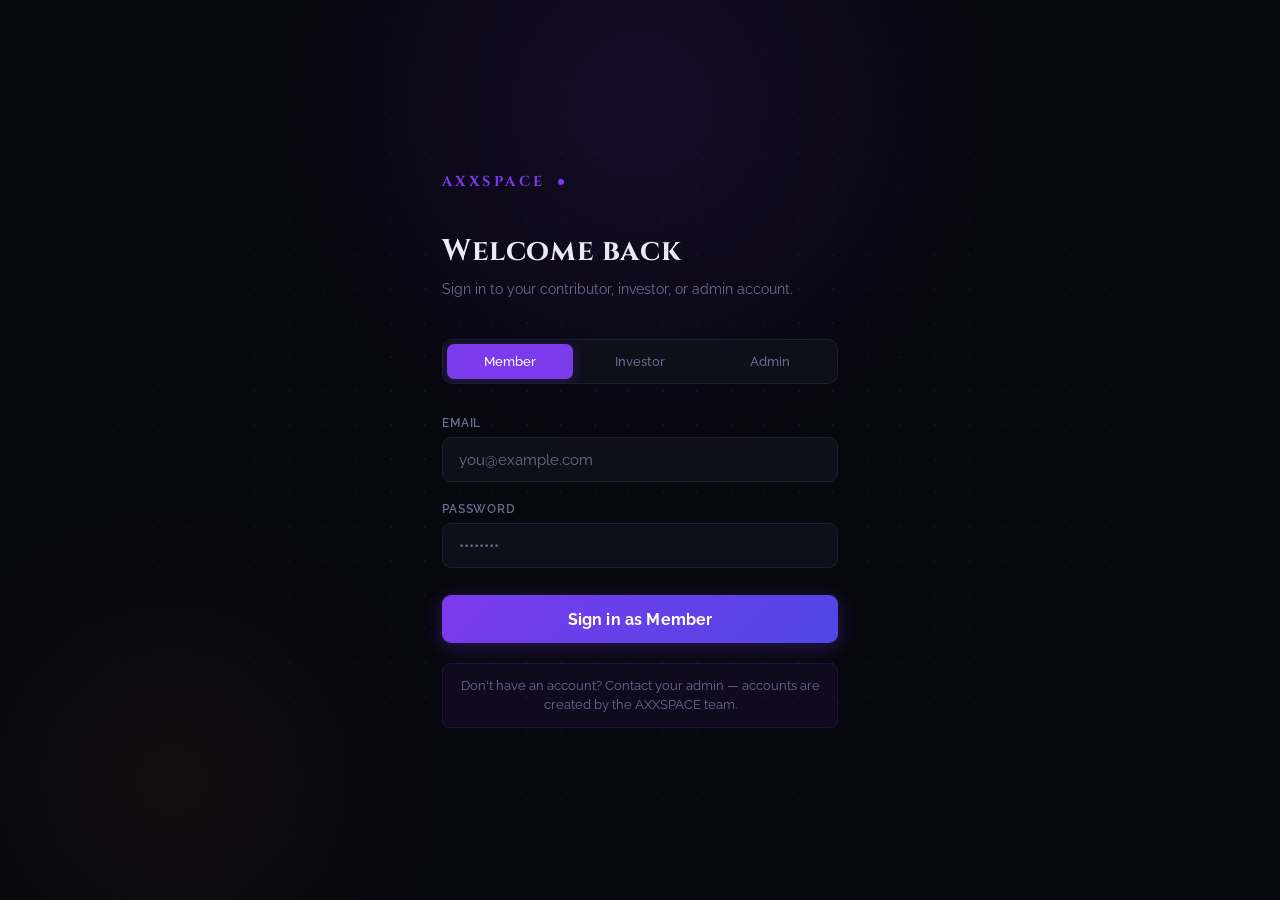
<file: static/login.html>
<!DOCTYPE html>
<html lang="en">
<head>
<meta charset="UTF-8" />
<meta name="viewport" content="width=device-width, initial-scale=1.0" />
<title>AXXSPACE — Sign In</title>
<meta name="description" content="Sign in to your AXXSPACE contributor, investor or admin account." />
<style>
  @import url('https://fonts.googleapis.com/css2?family=Cinzel:wght@400;600;700;900&family=Raleway:wght@300;400;500;600;700&family=Space+Mono:wght@400;700&display=swap');
  *, *::before, *::after { box-sizing: border-box; margin: 0; padding: 0; }
  html { overflow-x: hidden; max-width: 100%; }
  :root {
    --bg: #07070e;
    --surface: #0f0f1a;
    --surface2: #15152a;
    --border: #1e1e36;
    --accent: #7c3aed;
    --accent2: #4f46e5;
    --accent-glow: rgba(124,58,237,0.25);
    --text: #eaeaf5;
    --muted: #6b6b90;
    --success: #10b981;
    --error: #ef4444;
    --investor: #0ea5e9;
    --investor-glow: rgba(14,165,233,0.25);
  }

  body {
    background: var(--bg);
    color: var(--text);
    font-family: 'Raleway', sans-serif;
    min-height: 100vh;
    display: flex;
    align-items: center;
    justify-content: center;
    overflow-x: hidden;
  }

  body::before {
    content: '';
    position: fixed;
    top: -30%;
    left: 50%;
    transform: translateX(-50%);
    width: 750px;
    height: 750px;
    background: radial-gradient(ellipse, rgba(124,58,237,0.12) 0%, transparent 70%);
    pointer-events: none;
    animation: pulse 6s ease-in-out infinite;
    z-index: 0;
  }
  /* Ambient glow — bottom left */
  body::after {
    content: '';
    position: fixed;
    bottom: -20%; left: -10%;
    width: 600px; height: 600px;
    background: radial-gradient(ellipse, rgba(160,124,30,0.07) 0%, transparent 65%);
    pointer-events: none;
    z-index: 0;
  }
  @keyframes pulse {
    0%, 100% { opacity: 0.6; transform: translateX(-50%) scale(1); }
    50%       { opacity: 1;   transform: translateX(-50%) scale(1.08); }
  }

  /* Subtle dot-grid overlay */
  .bg-grid {
    position: fixed; inset: 0;
    background-image: radial-gradient(rgba(124,58,237,0.11) 1px, transparent 1px);
    background-size: 34px 34px;
    pointer-events: none; z-index: 0;
    mask-image: radial-gradient(ellipse 75% 75% at 50% 50%, black 25%, transparent 100%);
    -webkit-mask-image: radial-gradient(ellipse 75% 75% at 50% 50%, black 25%, transparent 100%);
  }

  .wrap {
    width: 100%;
    max-width: 460px;
    padding: 2.5rem 2rem;
    position: relative;
    z-index: 1;
  }

  @media (max-width: 480px) {
    .wrap { padding: 2rem 1.25rem; }
    h1 { font-size: 1.5rem; }
  }

  .brand {
    display: flex;
    align-items: center;
    gap: 0.75rem;
    margin-bottom: 2.5rem;
  }
  .logo {
    font-family: 'Cinzel', serif;
    font-size: 0.9rem;
    letter-spacing: 0.24em;
    color: var(--accent);
    font-weight: 700;
    text-transform: uppercase;
  }
  .logo-dot {
    width: 6px; height: 6px;
    background: var(--accent);
    border-radius: 50%;
    animation: blink 2s infinite;
  }
  @keyframes blink { 0%,100%{opacity:1} 50%{opacity:0.3} }

  h1 { font-size: 1.85rem; font-weight: 700; font-family: 'Cinzel', serif; margin-bottom: 0.4rem; letter-spacing: 0.02em; }
  .sub { color: var(--muted); font-size: 0.9rem; margin-bottom: 2.5rem; line-height: 1.5; }

  /* Tabs */
  .tabs {
    display: flex;
    background: var(--surface);
    border: 1px solid var(--border);
    border-radius: 10px;
    overflow: hidden;
    margin-bottom: 2rem;
    padding: 4px;
    gap: 4px;
  }
  .tab {
    flex: 1;
    padding: 0.6rem 0.3rem;
    text-align: center;
    cursor: pointer;
    font-size: 0.82rem;
    font-weight: 500;
    background: transparent;
    color: var(--muted);
    border: none;
    font-family: inherit;
    border-radius: 7px;
    transition: all 0.25s;
  }
  .tab.active { background: var(--accent); color: #fff; box-shadow: 0 2px 12px var(--accent-glow); }
  .tab.active.inv { background: var(--investor); box-shadow: 0 2px 12px var(--investor-glow); }

  /* Form */
  .panel { display: none; }
  .panel.active { display: block; }

  .form-group { margin-bottom: 1.2rem; }
  label {
    display: block;
    font-size: 0.75rem;
    font-weight: 600;
    color: var(--muted);
    margin-bottom: 0.45rem;
    letter-spacing: 0.07em;
    text-transform: uppercase;
  }
  input {
    width: 100%;
    padding: 0.8rem 1rem;
    background: var(--surface);
    border: 1px solid var(--border);
    border-radius: 9px;
    color: var(--text);
    font-family: inherit;
    font-size: 0.95rem;
    outline: none;
    transition: border-color 0.2s, box-shadow 0.2s;
  }
  input:focus { border-color: var(--accent); box-shadow: 0 0 0 3px var(--accent-glow); }
  #panel-investor input:focus { border-color: var(--investor); box-shadow: 0 0 0 3px var(--investor-glow); }
  input::placeholder { color: var(--muted); }

  .btn {
    width: 100%;
    padding: 0.9rem;
    background: linear-gradient(135deg, var(--accent), var(--accent2));
    border: none;
    border-radius: 9px;
    color: #fff;
    font-family: inherit;
    font-size: 1rem;
    font-weight: 700;
    cursor: pointer;
    transition: opacity 0.2s, transform 0.12s, box-shadow 0.2s;
    margin-top: 0.5rem;
    letter-spacing: 0.01em;
    box-shadow: 0 4px 20px rgba(124,58,237,0.3);
  }
  .btn:hover { opacity: 0.9; box-shadow: 0 6px 28px rgba(124,58,237,0.45); }
  .btn:active { transform: scale(0.985); }
  .btn:disabled { opacity: 0.45; cursor: not-allowed; box-shadow: none; }
  .btn.inv-btn {
    background: linear-gradient(135deg, var(--investor), #0284c7);
    box-shadow: 0 4px 20px rgba(14,165,233,0.3);
  }
  .btn.inv-btn:hover { box-shadow: 0 6px 28px rgba(14,165,233,0.45); }

  .msg {
    padding: 0.75rem 1rem;
    border-radius: 8px;
    font-size: 0.875rem;
    margin-top: 1rem;
    display: none;
    line-height: 1.5;
  }
  .msg.error   { background: rgba(239,68,68,0.1);  border: 1px solid rgba(239,68,68,0.3);  color: var(--error);   display: block; }
  .msg.success { background: rgba(16,185,129,0.1); border: 1px solid rgba(16,185,129,0.3); color: var(--success); display: block; }

  .note {
    margin-top: 1.25rem;
    padding: 0.75rem 1rem;
    border-radius: 8px;
    font-size: 0.8rem;
    color: var(--muted);
    text-align: center;
    line-height: 1.5;
  }
  .note.member-note   { background: rgba(124,58,237,0.07); border: 1px solid rgba(124,58,237,0.18); }
  .note.investor-note { background: rgba(14,165,233,0.07);  border: 1px solid rgba(14,165,233,0.18); }

  .investor-badge {
    display: inline-flex;
    align-items: center;
    gap: 0.4rem;
    background: rgba(14,165,233,0.12);
    border: 1px solid rgba(14,165,233,0.3);
    border-radius: 20px;
    padding: 0.25rem 0.75rem;
    font-size: 0.75rem;
    color: var(--investor);
    font-weight: 600;
    letter-spacing: 0.05em;
    margin-bottom: 1.25rem;
    text-transform: uppercase;
</style>
</head>
<body>
<div class="bg-grid"></div>
<div class="wrap">
  <div class="brand">
    <div class="logo">AXXSPACE</div>
    <div class="logo-dot"></div>
  </div>
  <h1>Welcome back</h1>
  <p class="sub">Sign in to your contributor, investor, or admin account.</p>

  <div class="tabs">
    <button class="tab active" id="tab-member"   onclick="switchTab('member')">Member</button>
    <button class="tab inv"    id="tab-investor" onclick="switchTab('investor')">Investor</button>
    <button class="tab"        id="tab-admin"    onclick="switchTab('admin')">Admin</button>
  </div>

  <!-- Member Login -->
  <div class="panel active" id="panel-member">
    <div class="form-group">
      <label for="m-email">Email</label>
      <input type="email" id="m-email" placeholder="you@example.com" autocomplete="email" />
    </div>
    <div class="form-group">
      <label for="m-password">Password</label>
      <input type="password" id="m-password" placeholder="••••••••" autocomplete="current-password" />
    </div>
    <button class="btn" id="m-btn" onclick="memberLogin()">Sign in as Member</button>
    <div class="msg" id="m-msg"></div>
    <div class="note member-note">
      Don't have an account? Contact your admin — accounts are created by the AXXSPACE team.
    </div>
  </div>

  <!-- Investor Login -->
  <div class="panel" id="panel-investor">
    <div class="investor-badge">📈 Investor Portal</div>
    <div class="form-group">
      <label for="i-email">Investor Email</label>
      <input type="email" id="i-email" placeholder="investor@example.com" autocomplete="email" />
    </div>
    <div class="form-group">
      <label for="i-password">Password</label>
      <input type="password" id="i-password" placeholder="••••••••" autocomplete="current-password" />
    </div>
    <button class="btn inv-btn" id="i-btn" onclick="investorLogin()">Access Investor Dashboard</button>
    <div class="msg" id="i-msg"></div>
    <div class="note investor-note">
      Investor accounts are set up by AXXSPACE admin. Contact us if you need access.
    </div>
  </div>

  <!-- Admin Login -->
  <div class="panel" id="panel-admin">
    <div class="form-group">
      <label for="a-password">Admin Password</label>
      <input type="password" id="a-password" placeholder="••••••••" autocomplete="current-password" />
    </div>
    <button class="btn" id="a-btn" onclick="adminLogin()">Access Admin Panel</button>
    <div class="msg" id="a-msg"></div>
  </div>
</div>

<script>
const TOKEN_KEY = 'axxspace_member_token';
const NAME_KEY  = 'axxspace_member_name';
const ID_KEY    = 'axxspace_member_id';
const INV_TOKEN = 'axxspace_investor_token';
const INV_NAME  = 'axxspace_investor_name';
const INV_ID    = 'axxspace_investor_id';

// Already logged in? Redirect
if (localStorage.getItem(TOKEN_KEY)) window.location.href = '/home';
if (localStorage.getItem(INV_TOKEN)) window.location.href = '/investor';
if (localStorage.getItem('axxspace_admin_token')) window.location.href = '/admin';

function switchTab(tab) {
  ['member','investor','admin'].forEach(t => {
    const tabEl = document.getElementById('tab-'+t);
    const panEl = document.getElementById('panel-'+t);
    const isActive = (t === tab);
    tabEl.classList.toggle('active', isActive);
    panEl.classList.toggle('active', isActive);
  });
}

async function memberLogin() {
  const email    = document.getElementById('m-email').value.trim();
  const password = document.getElementById('m-password').value;
  const msg      = document.getElementById('m-msg');
  const btn      = document.getElementById('m-btn');
  msg.className  = 'msg';

  if (!email || !password) { msg.className='msg error'; msg.textContent='Please fill in both fields.'; return; }
  btn.disabled = true; btn.textContent = 'Signing in…';
  try {
    const res  = await fetch('/api/members/login', {
      method: 'POST', headers: {'Content-Type':'application/json'},
      body: JSON.stringify({ email, password }),
    });
    const data = await res.json();
    if (!res.ok) { msg.className='msg error'; msg.textContent=data.detail||'Login failed.'; return; }
    localStorage.setItem(TOKEN_KEY, data.token);
    localStorage.setItem(NAME_KEY,  data.name);
    localStorage.setItem(ID_KEY,    String(data.contributor_id));
    msg.className='msg success'; msg.textContent=`Welcome back, ${data.name}! Redirecting…`;
    setTimeout(() => window.location.href = '/home', 800);
  } catch { msg.className='msg error'; msg.textContent='Connection error. Please try again.'; }
  finally { btn.disabled=false; btn.textContent='Sign in as Member'; }
}

async function investorLogin() {
  const email    = document.getElementById('i-email').value.trim();
  const password = document.getElementById('i-password').value;
  const msg      = document.getElementById('i-msg');
  const btn      = document.getElementById('i-btn');
  msg.className  = 'msg';

  if (!email || !password) { msg.className='msg error'; msg.textContent='Please fill in both fields.'; return; }
  btn.disabled = true; btn.textContent = 'Signing in…';
  try {
    const res  = await fetch('/api/investors/login', {
      method: 'POST', headers: {'Content-Type':'application/json'},
      body: JSON.stringify({ email, password }),
    });
    const data = await res.json();
    if (!res.ok) { msg.className='msg error'; msg.textContent=data.detail||'Login failed.'; return; }
    localStorage.setItem(INV_TOKEN, data.token);
    localStorage.setItem(INV_NAME,  data.name);
    localStorage.setItem(INV_ID,    String(data.investor_id));
    msg.className='msg success'; msg.textContent=`Welcome, ${data.name}! Loading your portfolio…`;
    setTimeout(() => window.location.href = '/investor', 800);
  } catch { msg.className='msg error'; msg.textContent='Connection error. Please try again.'; }
  finally { btn.disabled=false; btn.textContent='Access Investor Dashboard'; }
}

async function adminLogin() {
  const password = document.getElementById('a-password').value;
  const msg      = document.getElementById('a-msg');
  const btn      = document.getElementById('a-btn');
  msg.className  = 'msg';

  if (!password) { msg.className='msg error'; msg.textContent='Enter the admin password.'; return; }
  btn.disabled=true; btn.textContent='Verifying…';
  try {
    const res  = await fetch('/api/auth/login', {
      method: 'POST', headers: {'Content-Type':'application/json'},
      body: JSON.stringify({ password }),
    });
    const data = await res.json();
    if (!res.ok) { msg.className='msg error'; msg.textContent=data.detail||'Incorrect password.'; return; }
    localStorage.setItem('axxspace_admin_token', data.token);
    window.location.href = '/admin';
  } catch { msg.className='msg error'; msg.textContent='Connection error. Please try again.'; }
  finally { btn.disabled=false; btn.textContent='Access Admin Panel'; }
}

document.addEventListener('keydown', e => {
  if (e.key !== 'Enter') return;
  const active = document.querySelector('.panel.active').id;
  if (active === 'panel-member')   memberLogin();
  else if (active === 'panel-investor') investorLogin();
  else adminLogin();
});
</script>
</body>
</html>
</file>
